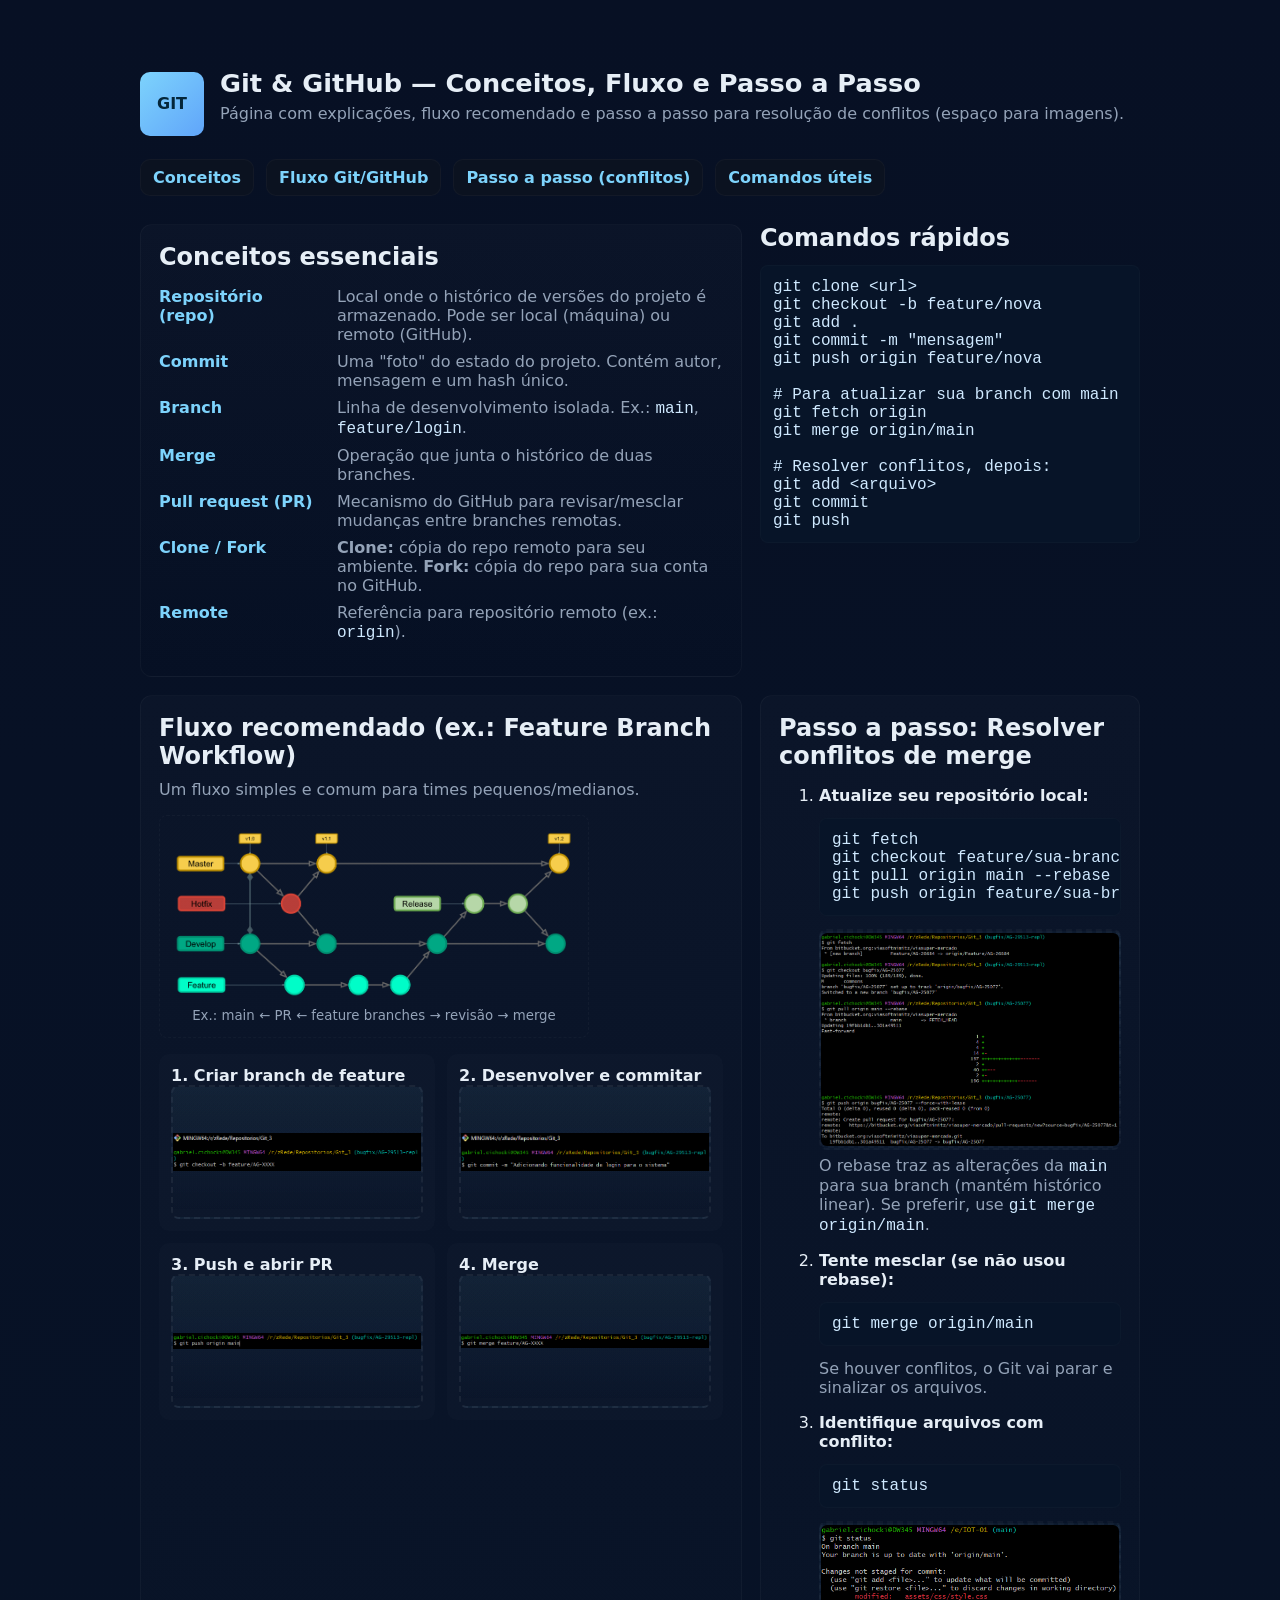
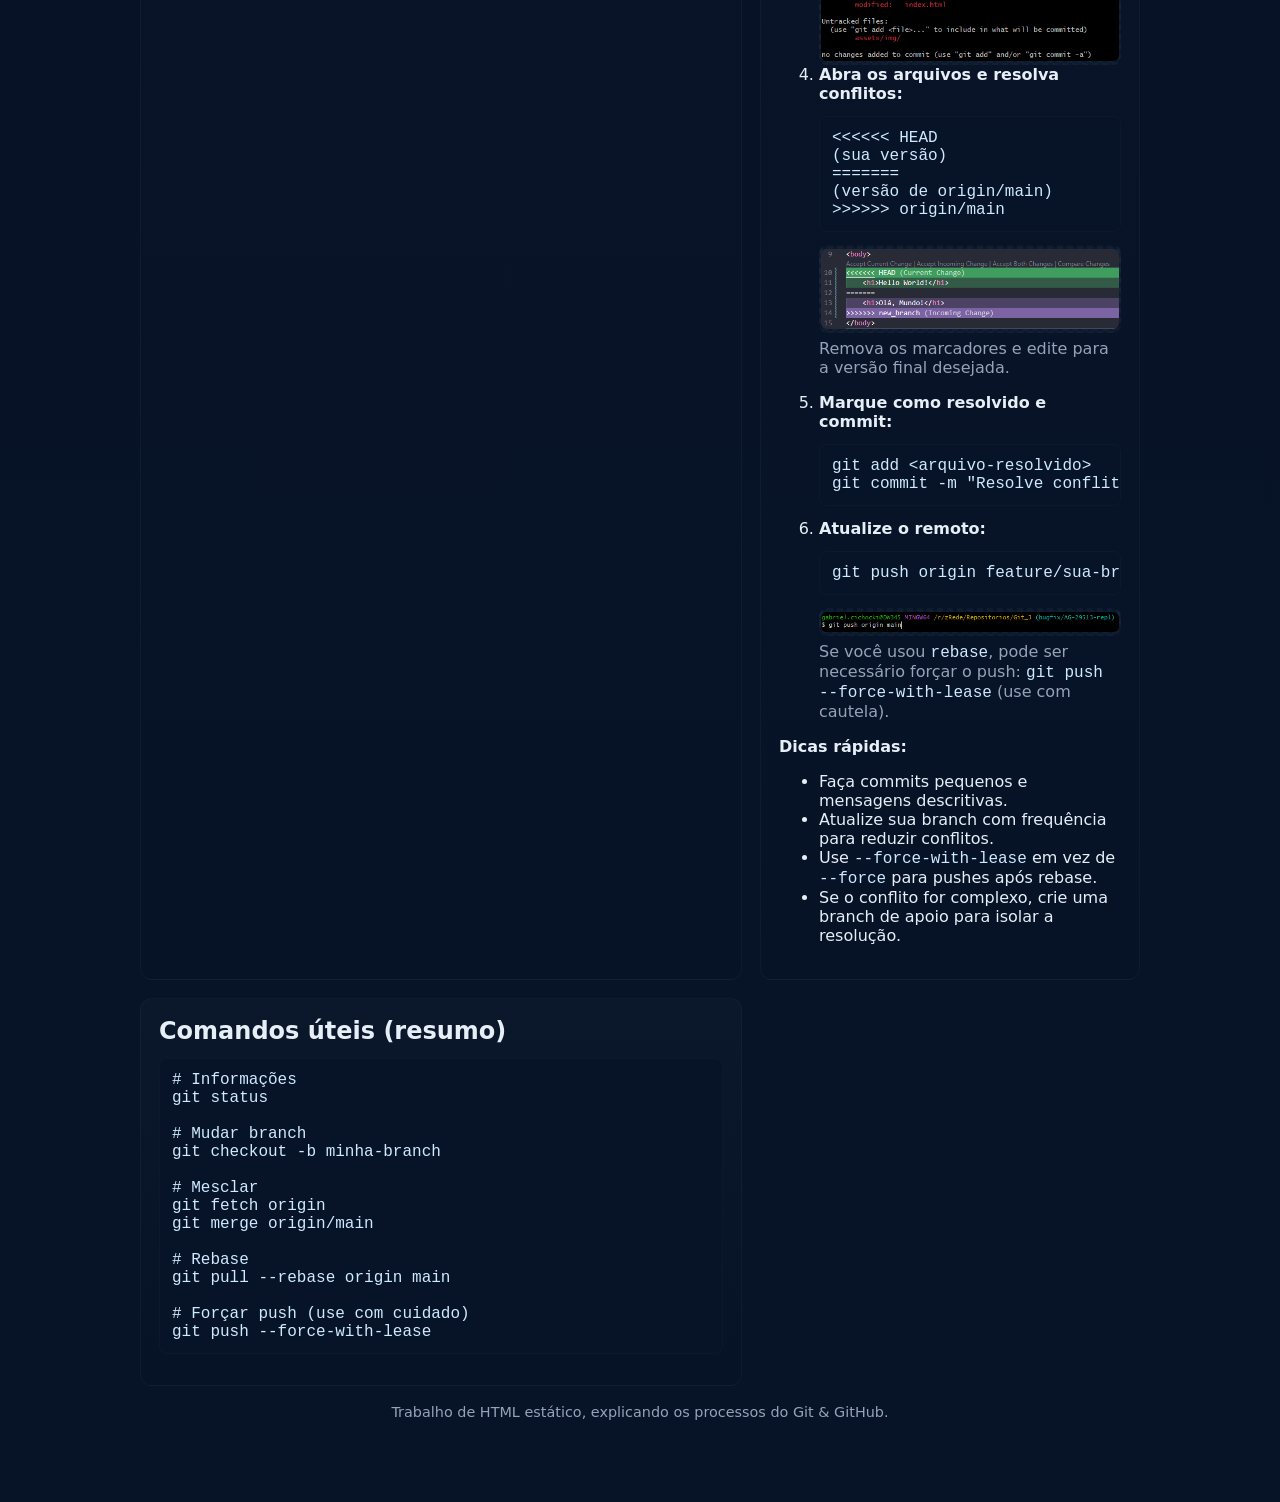
<file: index.html>
<!DOCTYPE html>
<html lang="pt-BR">
<head>
  <meta charset="utf-8" />
  <meta name="viewport" content="width=device-width, initial-scale=1" />
  <title>Git & GitHub — Conceitos, Fluxo e Passo a Passo (Conflitos)</title>
  <link rel="stylesheet" href="assets/css/style.css" />
</head>
<body>
  <div class="wrap">

    <header>
      <div class="logo">GIT</div>
      <div>
        <h1>Git & GitHub — Conceitos, Fluxo e Passo a Passo</h1>
        <p class="lead">
          Página com explicações, fluxo recomendado e passo a passo para resolução de conflitos (espaço para imagens).
        </p>
      </div>
    </header>

    <nav>
      <a class="btn" href="#conceitos">Conceitos</a>
      <a class="btn" href="#fluxo">Fluxo Git/GitHub</a>
      <a class="btn" href="#passo-a-passo">Passo a passo (conflitos)</a>
      <a class="btn" href="#comandos">Comandos úteis</a>
    </nav>

    <main>

      <section id="conceitos" class="card">
        <h2>Conceitos essenciais</h2>
        <dl>
          <dt>Repositório (repo)</dt>
          <dd>Local onde o histórico de versões do projeto é armazenado. Pode ser local (máquina) ou remoto (GitHub).</dd>

          <dt>Commit</dt>
          <dd>Uma "foto" do estado do projeto. Contém autor, mensagem e um hash único.</dd>

          <dt>Branch</dt>
          <dd>Linha de desenvolvimento isolada. Ex.: <code>main</code>, <code>feature/login</code>.</dd>

          <dt>Merge</dt>
          <dd>Operação que junta o histórico de duas branches.</dd>

          <dt>Pull request (PR)</dt>
          <dd>Mecanismo do GitHub para revisar/mesclar mudanças entre branches remotas.</dd>

          <dt>Clone / Fork</dt>
          <dd><strong>Clone:</strong> cópia do repo remoto para seu ambiente. <strong>Fork:</strong> cópia do repo para sua conta no GitHub.</dd>

          <dt>Remote</dt>
          <dd>Referência para repositório remoto (ex.: <code>origin</code>).</dd>
        </dl>
      </section>

      <aside class="card">
        <h2>Comandos rápidos</h2>
        <pre><code>git clone &lt;url&gt;
git checkout -b feature/nova
git add .
git commit -m "mensagem"
git push origin feature/nova

# Para atualizar sua branch com main
git fetch origin
git merge origin/main

# Resolver conflitos, depois:
git add &lt;arquivo&gt;
git commit
git push</code></pre>
      </aside>

      <section id="fluxo" class="card">
        <h2>Fluxo recomendado (ex.: Feature Branch Workflow)</h2>
        <p class="lead">Um fluxo simples e comum para times pequenos/medianos.</p>

        <div class="flow">
          <div class="diagram" aria-hidden="true">
            <div class="diagram-container">
              <img src="assets/img/diagrama.png" alt="Diagrama do fluxo Git" class="diagram-img">
              <small>Ex.: main ← PR ← feature branches → revisão → merge</small>
            </div>
          </div>

          <div class="steps">
            <div class="step">
              <strong>1. Criar branch de feature</strong>
              <div class="placeholder">
                <img src="assets/img/criar-branch.png" alt="Criar Branch">
              </div>
            </div>

            <div class="step">
              <strong>2. Desenvolver e commitar</strong>
              <div class="placeholder">
                <img src="assets/img/commits.png" alt="Commitar mudanças">
              </div>
            </div>

            <div class="step">
              <strong>3. Push e abrir PR</strong>
              <div class="placeholder">
                <img src="assets/img/pr.png" alt="Abrir Pull Request">
              </div>
            </div>

            <div class="step">
              <strong>4. Merge</strong>
              <div class="placeholder">
                <img src="assets/img/merge.png" alt="Merge das alterações">
              </div>
            </div>
          </div>
        </div>
      </section>

      <section id="passo-a-passo" class="card">
        <h2>Passo a passo: Resolver conflitos de merge</h2>

        <ol>
          <li>
            <strong>Atualize seu repositório local:</strong>
            <pre><code>git fetch
git checkout feature/sua-branch
git pull origin main --rebase
git push origin feature/sua-branch --force-with-lease</code></pre>
            <div class="placeholder">
              <img src="assets/img/processo-de-rebase.png" alt="Processo de Rebase">
            </div>
            <p class="lead">
              O rebase traz as alterações da <code>main</code> para sua branch (mantém histórico linear). Se preferir, use <code>git merge origin/main</code>.
            </p>
          </li>

          <li>
            <strong>Tente mesclar (se não usou rebase):</strong>
            <pre><code>git merge origin/main</code></pre>
            <p class="lead">Se houver conflitos, o Git vai parar e sinalizar os arquivos.</p>
          </li>

          <li>
            <strong>Identifique arquivos com conflito:</strong>
            <pre><code>git status</code></pre>
            <div class="placeholder">
              <img src="assets/img/status.png" alt="Status da Branch">
            </div>
          </li>

          <li>
            <strong>Abra os arquivos e resolva conflitos:</strong>
            <pre><code>&lt;&lt;&lt;&lt;&lt;&lt; HEAD
(sua versão)
=======
(versão de origin/main)
&gt;&gt;&gt;&gt;&gt;&gt; origin/main</code></pre>
            <div class="placeholder">
              <img src="assets/img/conflito.png" alt="Exemplo de conflitos">
            </div>
            <p class="lead">Remova os marcadores e edite para a versão final desejada.</p>
          </li>

          <li>
            <strong>Marque como resolvido e commit:</strong>
            <pre><code>git add &lt;arquivo-resolvido&gt;
git commit -m "Resolve conflito: arquivo X"</code></pre>
          </li>

          <li>
            <strong>Atualize o remoto:</strong>
            <pre><code>git push origin feature/sua-branch</code></pre>
            <div class="placeholder">
              <img src="assets/img/pr.png" alt="Push das mudanças">
            </div>
            <p class="lead">
              Se você usou <code>rebase</code>, pode ser necessário forçar o push: <code>git push --force-with-lease</code> (use com cautela).
            </p>
          </li>
        </ol>

        <aside>
          <strong>Dicas rápidas:</strong>
          <ul>
            <li>Faça commits pequenos e mensagens descritivas.</li>
            <li>Atualize sua branch com frequência para reduzir conflitos.</li>
            <li>Use <code>--force-with-lease</code> em vez de <code>--force</code> para pushes após rebase.</li>
            <li>Se o conflito for complexo, crie uma branch de apoio para isolar a resolução.</li>
          </ul>
        </aside>
      </section>

      <section id="comandos" class="card">
        <h2>Comandos úteis (resumo)</h2>
        <pre><code># Informações
git status

# Mudar branch
git checkout -b minha-branch

# Mesclar
git fetch origin
git merge origin/main

# Rebase
git pull --rebase origin main

# Forçar push (use com cuidado)
git push --force-with-lease</code></pre>
      </section>

    </main>

    <footer>
      <p>Trabalho de HTML estático, explicando os processos do Git & GitHub.</p>
    </footer>

  </div>
</body>
</html>
</file>
<file: assets/css/style.css>
:root {
  --bg: #0f1720;
  --card: #0b1220;
  --muted: #94a3b8;
  --accent: #7dd3fc;
}

body {
  font-family: Inter, system-ui, -apple-system, "Segoe UI", Roboto, "Helvetica Neue", Arial;
  margin: 0;
  background: linear-gradient(180deg, #071024 0%, #071428 100%);
  color: #e6eef6;
}

.wrap {
  max-width: 1000px;
  margin: 40px auto;
  padding: 28px;
}

header {
  display: flex;
  align-items: center;
  gap: 16px;
}

.logo {
  width: 64px;
  height: 64px;
  border-radius: 10px;
  background: linear-gradient(135deg, var(--accent), #60a5fa);
  display: flex;
  align-items: center;
  justify-content: center;
  color: #04263a;
  font-weight: 700;
}

h1 {
  margin: 0;
  font-size: 1.6rem;
}

p.lead {
  color: var(--muted);
  margin-top: 6px;
}

nav {
  margin-top: 20px;
  display: flex;
  gap: 12px;
  flex-wrap: wrap;
}

a.btn {
  background: #0b1220;
  padding: 8px 12px;
  border-radius: 10px;
  border: 1px solid rgba(255, 255, 255, 0.03);
  text-decoration: none;
  color: var(--accent);
  font-weight: 600;
}

main {
  margin-top: 28px;
  display: grid;
  grid-template-columns: 1fr;
  gap: 18px;
}

section.card {
  background: linear-gradient(180deg, rgba(255, 255, 255, 0.02), rgba(0, 0, 0, 0.02));
  padding: 18px;
  border-radius: 12px;
  border: 1px solid rgba(255, 255, 255, 0.03);
}

h2 {
  margin: 0 0 10px 0;
}

dl {
  display: grid;
  grid-template-columns: 160px 1fr;
  gap: 8px 18px;
}

dt {
  font-weight: 700;
  color: var(--accent);
}

dd {
  margin: 0;
  color: var(--muted);
}

pre {
  background: #071428;
  padding: 12px;
  border-radius: 8px;
  overflow: auto;
  border: 1px solid rgba(255, 255, 255, 0.02);
}

code {
  font-family: source-code-pro, Menlo, Monaco, Consolas, "Courier New", monospace;
  color: #cfe9ff;
}

.flow {
  display: block;
  flex-wrap: wrap;
  gap: 20px;
  align-items: flex-start;
  margin-top: 16px;
}

.diagram {
  background: transparent;
  padding: 14px;
  border-radius: 8px;
  border: 1px dashed rgba(255, 255, 255, 0.03);
  display: flex;
  align-items: center;
  justify-content: center;
  min-height: 160px;
  margin-bottom: 16px;
  flex: 1 1 250px;
  max-width: 400px;
}

.diagram-container {
  text-align: center;
}

.diagram-img {
  max-width: 100%;
  height: auto;
  display: block;
  margin: 0 auto 10px auto;
}

.diagram-container small {
  color: var(--muted);
  display: block;
  margin-top: 5px;
}


.steps {
  flex: 2 1 300px;          
  max-width: 600px; 
  display: grid;
  grid-template-columns: repeat(auto-fit, minmax(240px, 1fr));
  gap: 12px;
}

.step {
  background: rgba(255, 255, 255, 0.01);
  padding: 12px;
  border-radius: 10px;
}

.step img {
  width: 100%;
  height: 130px;
  object-fit: contain;
  border-radius: 8px;
  border: 2px dashed rgba(255, 255, 255, 0.03);
  background: linear-gradient(180deg, rgba(125, 211, 252, 0.03), transparent);
}

#passo-a-passo .placeholder {
  height: auto;
}

#passo-a-passo .placeholder img {
  width: 100%;
  height: auto;
  max-height: 400px;
  object-fit: contain;
  border-radius: 8px;
  border: 2px dashed rgba(255, 255, 255, 0.03);
  background: linear-gradient(180deg, rgba(125, 211, 252, 0.03), transparent);
}

.placeholder {
  display: block;
  border-radius: 8px;
  border: 2px dashed rgba(255, 255, 255, 0.03);
  height: 130px;
  background: linear-gradient(180deg, rgba(125, 211, 252, 0.03), transparent);
  display: flex;
  align-items: center;
  justify-content: center;
  color: var(--muted);
}

.placeholder img:hover {
  transform: scale(2.5);
  cursor: zoom-in;
}

footer {
  margin-top: 18px;
  color: var(--muted);
  font-size: 0.9rem;
  text-align: center;
}

@media (min-width: 900px) {
  main {
    grid-template-columns: 1fr 380px;
  }
  .flow {
    order: 2;
  }
}
</file>
